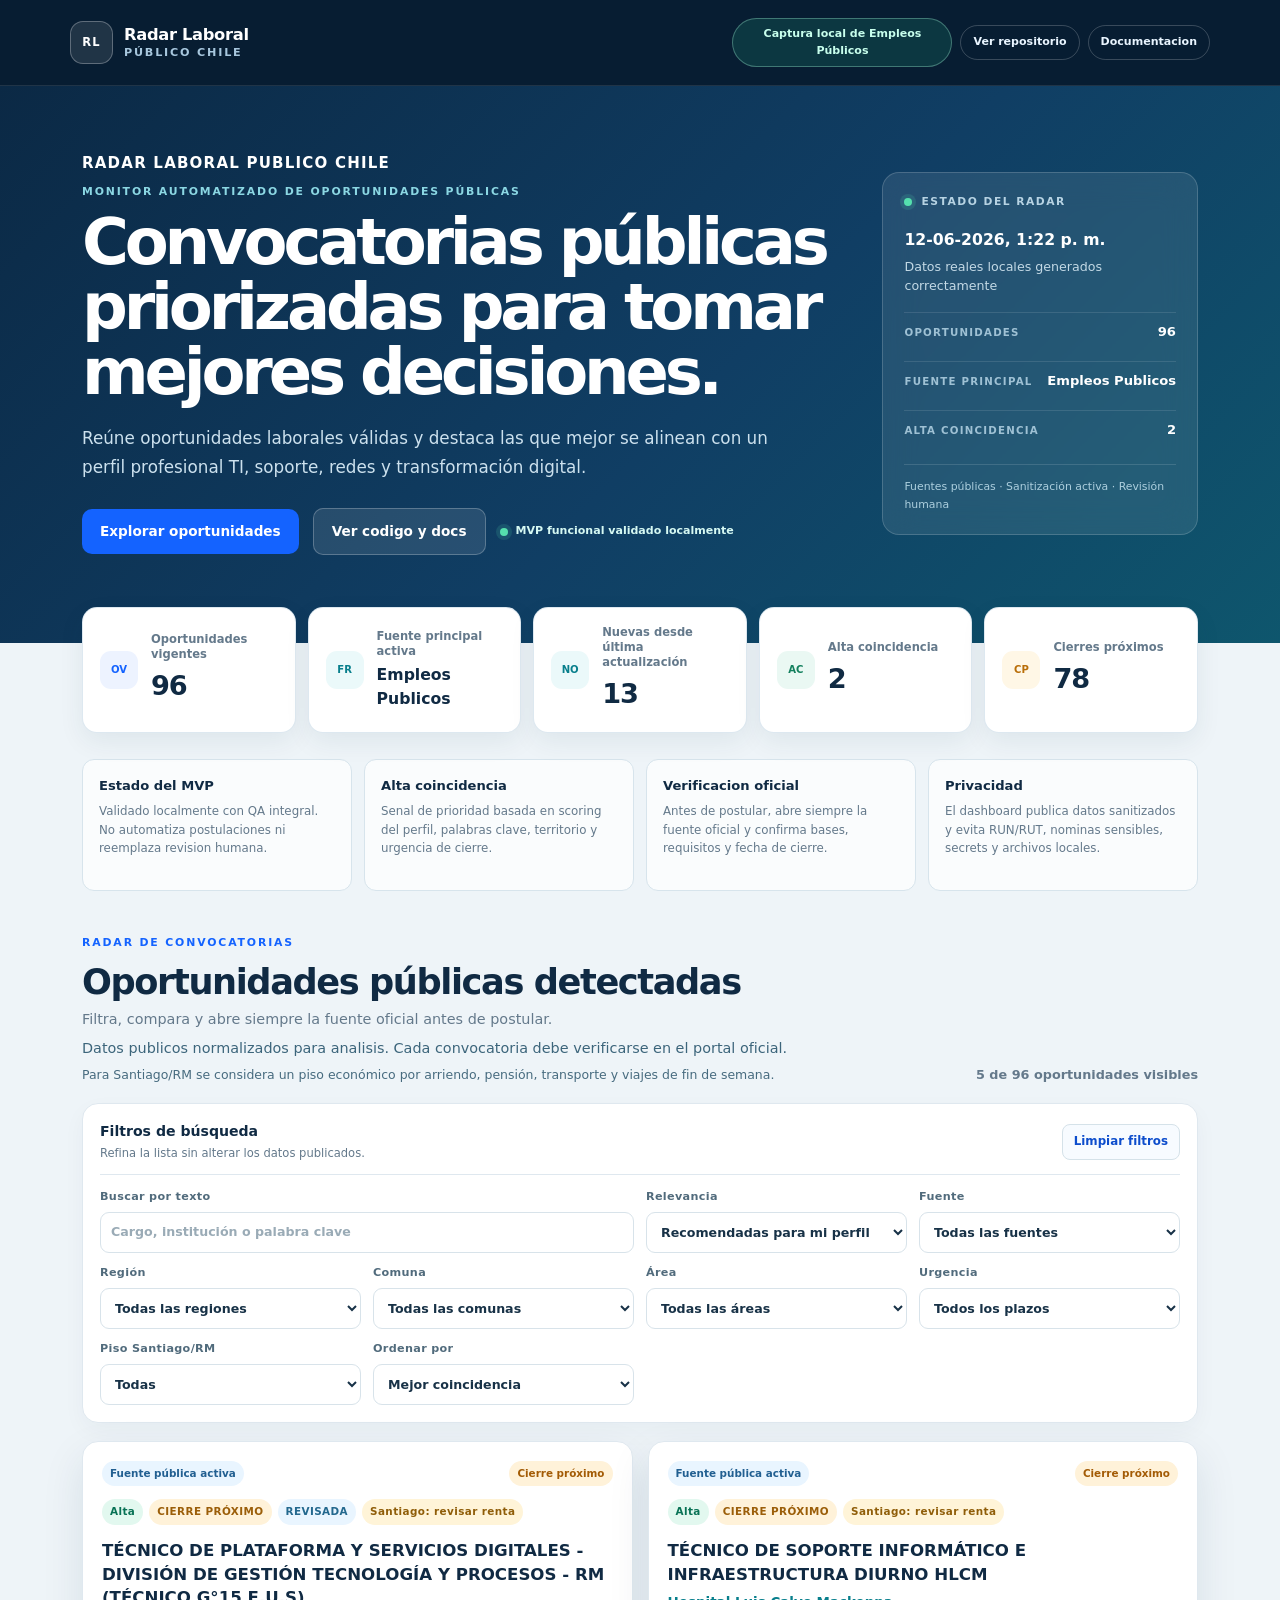
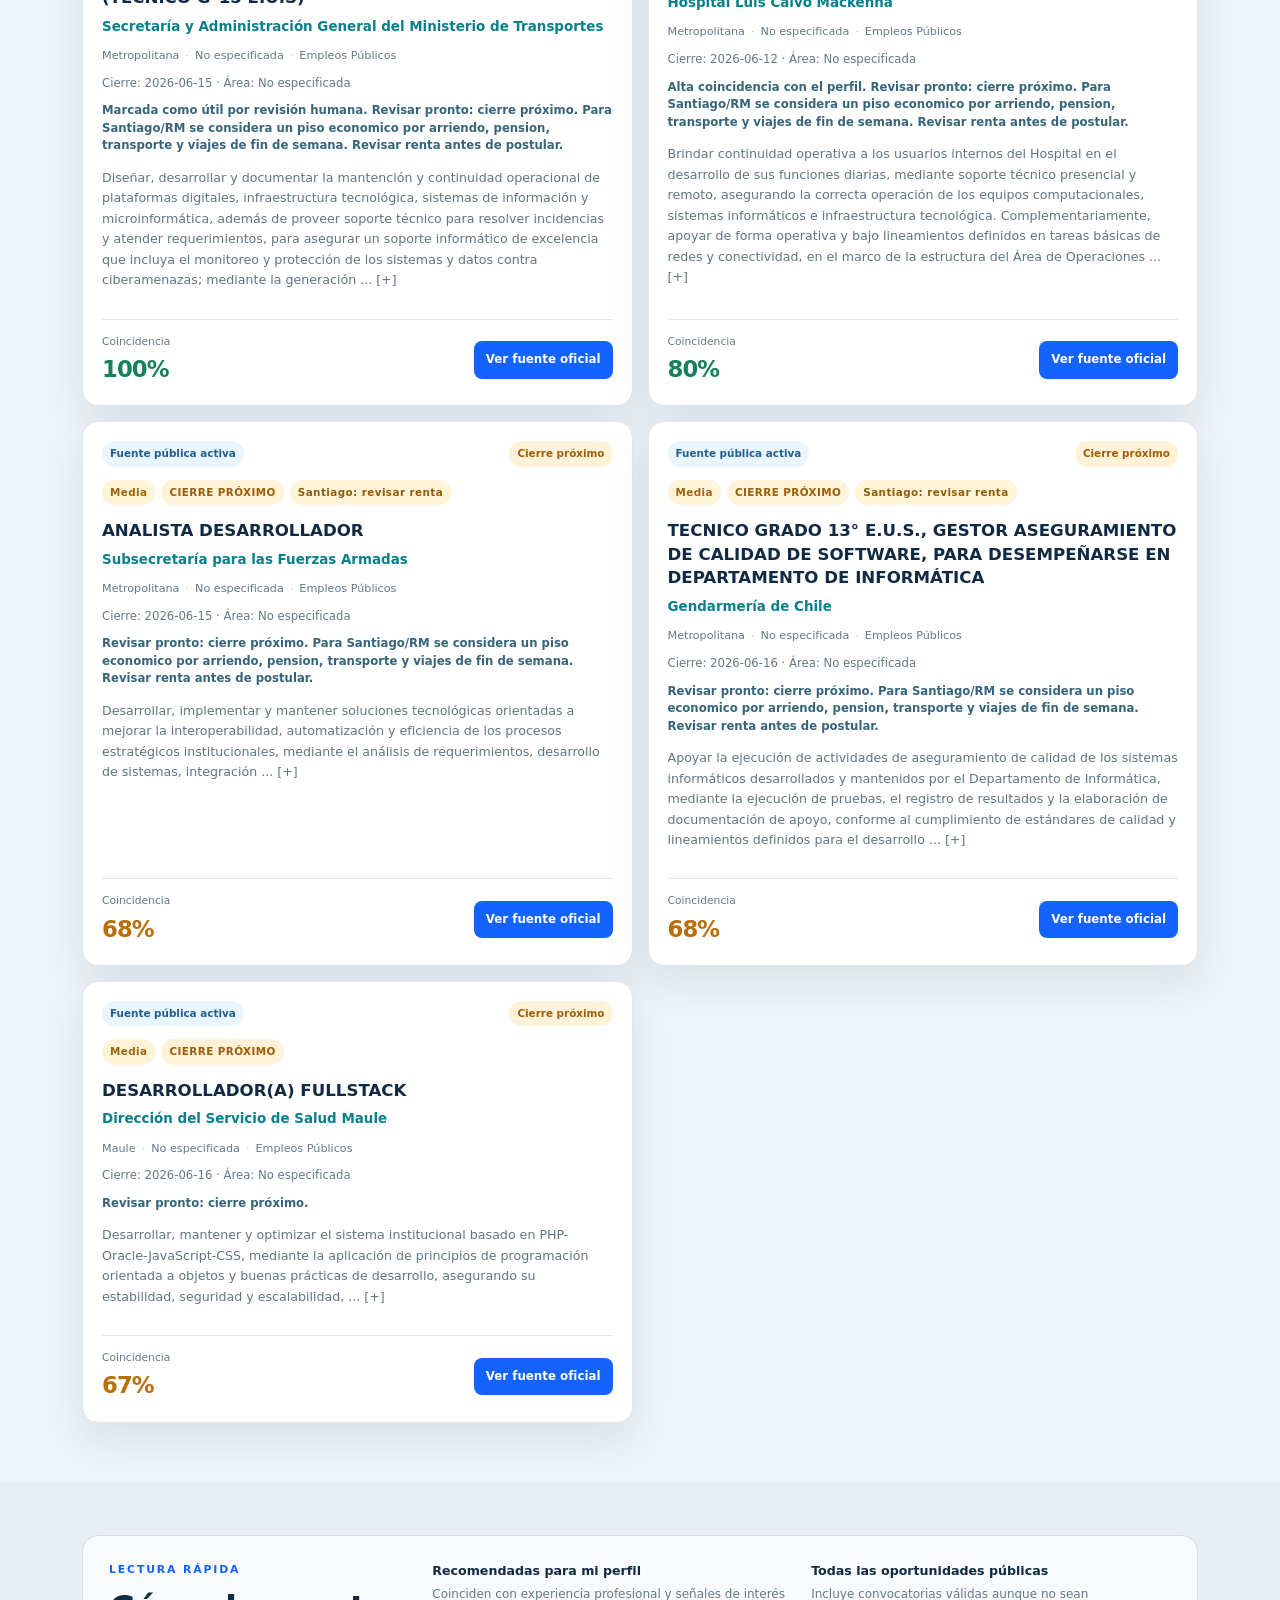
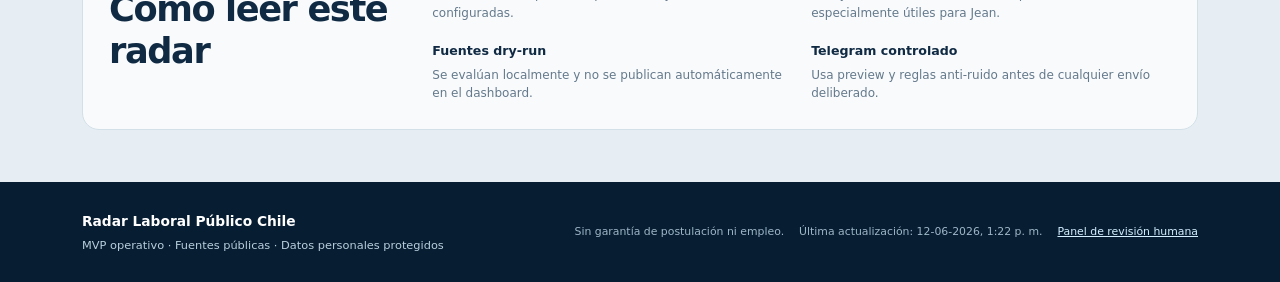
<file: public/index.html>
<!DOCTYPE html>
<html lang="es">
  <head>
    <meta charset="UTF-8" />
    <meta name="viewport" content="width=device-width, initial-scale=1.0" />
    <meta
      name="description"
      content="Monitor automatizado de oportunidades laborales del sector público en Chile."
    />
    <title>Radar Laboral Público Chile</title>
    <link
      href="https://cdn.jsdelivr.net/npm/bootstrap@5.3.3/dist/css/bootstrap.min.css"
      rel="stylesheet"
      integrity="sha384-QWTKZyjpPEjISv5WaRU9OFeRpok6YctnYmDr5pNlyT2bRjXh0JMhjY6hW+ALEwIH"
      crossorigin="anonymous"
    />
    <link rel="stylesheet" href="assets/styles.css" />
  </head>
  <body>
    <header class="site-header">
      <nav class="container-xl navbar navbar-expand py-3" aria-label="Navegación principal">
        <a class="navbar-brand brand" href="index.html" aria-label="Radar Laboral Público Chile">
          <span class="brand-mark" aria-hidden="true">RL</span>
          <span>
            <strong>Radar Laboral</strong>
            <small>Público Chile</small>
          </span>
        </a>
        <div class="ms-auto d-flex align-items-center gap-2">
          <span class="prototype-badge">Datos de ejemplo / prototipo</span>
          <a
            class="header-link d-none d-md-inline-flex"
            href="https://github.com/jeannorambuena/bot_empleos_publicos"
            target="_blank"
            rel="noopener noreferrer"
          >
            Ver repositorio
          </a>
          <a
            class="header-link d-none d-lg-inline-flex"
            href="https://github.com/jeannorambuena/bot_empleos_publicos/tree/main/docs"
            target="_blank"
            rel="noopener noreferrer"
          >
            Documentacion
          </a>
        </div>
      </nav>
    </header>

    <main>
      <section class="hero-section">
        <div class="container-xl">
          <div class="hero-grid">
            <div class="hero-content">
              <p class="portfolio-title">Radar Laboral Publico Chile</p>
              <p class="eyebrow">Monitor automatizado de oportunidades públicas</p>
              <h1>Convocatorias públicas priorizadas para tomar mejores decisiones.</h1>
              <p class="hero-copy">
                Reúne oportunidades laborales válidas y destaca las que mejor se alinean
                con un perfil profesional TI, soporte, redes y transformación digital.
              </p>
              <div class="hero-actions">
                <a class="hero-button" href="#oportunidades">Explorar oportunidades</a>
                <a
                  class="hero-button hero-button-secondary"
                  href="https://github.com/jeannorambuena/bot_empleos_publicos"
                  target="_blank"
                  rel="noopener noreferrer"
                >
                  Ver codigo y docs
                </a>
                <span class="mvp-status"><span aria-hidden="true"></span>MVP funcional validado localmente</span>
              </div>
            </div>
            <aside class="update-panel" aria-label="Estado de actualización">
              <div class="update-panel-heading">
                <span class="live-dot" aria-hidden="true"></span>
                <p>Estado del radar</p>
              </div>
              <strong id="last-updated">Cargando actualización...</strong>
              <p id="run-status">Consultando estado del radar</p>
              <dl class="update-facts">
                <div>
                  <dt>Oportunidades</dt>
                  <dd id="hero-opportunities">--</dd>
                </div>
                <div>
                  <dt>Fuente principal</dt>
                  <dd id="hero-main-source">Empleos Publicos</dd>
                </div>
                <div>
                  <dt>Alta coincidencia</dt>
                  <dd id="hero-high-match">--</dd>
                </div>
              </dl>
              <div class="update-note">Fuentes públicas · Sanitización activa · Revisión humana</div>
            </aside>
          </div>
        </div>
      </section>

      <section class="container-xl metrics-section" aria-label="Resumen del radar">
        <div class="metrics-grid">
          <article class="metric-card">
            <span class="metric-icon metric-icon-primary" aria-hidden="true">OV</span>
            <div>
              <p>Oportunidades vigentes</p>
              <strong id="active-opportunities">--</strong>
            </div>
          </article>
          <article class="metric-card">
            <span class="metric-icon" aria-hidden="true">FR</span>
            <div>
              <p>Fuente principal activa</p>
              <strong id="main-source">--</strong>
            </div>
          </article>
          <article class="metric-card">
            <span class="metric-icon" aria-hidden="true">NO</span>
            <div>
              <p id="new-opportunities-label">Nuevas oportunidades</p>
              <strong id="new-opportunities">--</strong>
            </div>
          </article>
          <article class="metric-card">
            <span class="metric-icon metric-icon-success" aria-hidden="true">AC</span>
            <div>
              <p>Alta coincidencia</p>
              <strong id="high-match">--</strong>
            </div>
          </article>
          <article class="metric-card">
            <span class="metric-icon metric-icon-warning" aria-hidden="true">CP</span>
            <div>
              <p>Cierres próximos</p>
              <strong id="closing-soon">--</strong>
            </div>
          </article>
        </div>
      </section>

      <section class="container-xl trust-section" aria-label="Alcance y controles del MVP">
        <div class="trust-grid">
          <article>
            <strong>Estado del MVP</strong>
            <p>Validado localmente con QA integral. No automatiza postulaciones ni reemplaza revision humana.</p>
          </article>
          <article>
            <strong>Alta coincidencia</strong>
            <p>Senal de prioridad basada en scoring del perfil, palabras clave, territorio y urgencia de cierre.</p>
          </article>
          <article>
            <strong>Verificacion oficial</strong>
            <p>Antes de postular, abre siempre la fuente oficial y confirma bases, requisitos y fecha de cierre.</p>
          </article>
          <article>
            <strong>Privacidad</strong>
            <p>El dashboard publica datos sanitizados y evita RUN/RUT, nominas sensibles, secrets y archivos locales.</p>
          </article>
        </div>
      </section>

      <section class="container-xl dashboard-section" id="oportunidades">
        <div class="section-heading">
          <div>
            <p class="eyebrow">Radar de convocatorias</p>
            <h2>Oportunidades públicas detectadas</h2>
            <p class="section-copy">Filtra, compara y abre siempre la fuente oficial antes de postular.</p>
            <p class="section-copy portfolio-copy">
              Datos publicos normalizados para analisis. Cada convocatoria debe verificarse en el portal oficial.
            </p>
            <p class="section-copy economic-copy">
              Para Santiago/RM se considera un piso económico por arriendo, pensión, transporte y viajes de fin de semana.
            </p>
          </div>
          <p class="results-count" id="results-count">Cargando oportunidades...</p>
        </div>

        <form class="filters" id="filters-form">
          <div class="filter-heading">
            <div>
              <strong>Filtros de búsqueda</strong>
              <span>Refina la lista sin alterar los datos publicados.</span>
            </div>
            <button class="reset-button" id="reset-filters" type="button">Limpiar filtros</button>
          </div>
          <div class="filter-grid">
            <label class="filter-wide">
              Buscar por texto
              <input id="text-filter" type="search" placeholder="Cargo, institución o palabra clave" autocomplete="off" />
            </label>
            <label>
              Relevancia
              <select id="relevance-filter">
                <option value="relevant" selected>Recomendadas para mi perfil</option>
                <option value="Alta">Alta</option>
                <option value="Media">Media o superior</option>
                <option value="Baja">Baja o superior</option>
                <option value="discarded">Descartadas</option>
                <option value="all">Todas las oportunidades públicas</option>
              </select>
            </label>
            <label>
              Fuente
              <select id="source-filter">
                <option value="">Todas las fuentes</option>
              </select>
            </label>
            <label>
              Región
              <select id="region-filter">
                <option value="">Todas las regiones</option>
              </select>
            </label>
            <label>
              Comuna
              <select id="commune-filter">
                <option value="">Todas las comunas</option>
              </select>
            </label>
            <label>
              Área
              <select id="area-filter">
                <option value="">Todas las áreas</option>
              </select>
            </label>
            <label>
              Urgencia
              <select id="urgency-filter">
                <option value="">Todos los plazos</option>
                <option value="proximo">Cierre próximo</option>
                <option value="normal">Plazo normal</option>
              </select>
            </label>
            <label>
              Piso Santiago/RM
              <select id="economic-filter">
                <option value="">Todas</option>
                <option value="meets">Cumple piso económico</option>
                <option value="review">Revisar renta</option>
                <option value="low">Bajo piso económico</option>
              </select>
            </label>
            <label>
              Ordenar por
              <select id="sort-filter">
                <option value="priority">Mejor coincidencia</option>
                <option value="closing">Cierre más cercano</option>
                <option value="newest">Más recientes</option>
              </select>
            </label>
          </div>
        </form>

        <div class="opportunities-grid" id="opportunities-list" aria-live="polite"></div>
      </section>

      <section class="guide-section">
        <div class="container-xl">
          <div class="guide-card">
            <div>
              <p class="eyebrow">Lectura rápida</p>
              <h2>Cómo leer este radar</h2>
            </div>
            <div class="guide-grid">
              <article>
                <strong>Recomendadas para mi perfil</strong>
                <p>Coinciden con experiencia profesional y señales de interés configuradas.</p>
              </article>
              <article>
                <strong>Todas las oportunidades públicas</strong>
                <p>Incluye convocatorias válidas aunque no sean especialmente útiles para Jean.</p>
              </article>
              <article>
                <strong>Fuentes dry-run</strong>
                <p>Se evalúan localmente y no se publican automáticamente en el dashboard.</p>
              </article>
              <article>
                <strong>Telegram controlado</strong>
                <p>Usa preview y reglas anti-ruido antes de cualquier envío deliberado.</p>
              </article>
            </div>
          </div>
        </div>
      </section>
    </main>

    <footer class="site-footer">
      <div class="container-xl footer-content">
        <div>
          <strong>Radar Laboral Público Chile</strong>
          <p>MVP operativo · Fuentes públicas · Datos personales protegidos</p>
        </div>
        <div class="footer-meta">
          <span>Sin garantía de postulación ni empleo.</span>
          <span id="footer-last-updated">Actualización en curso</span>
          <a href="review.html">Panel de revisión humana</a>
        </div>
      </div>
    </footer>

    <template id="opportunity-template">
      <article class="opportunity-card">
        <div class="card-topline">
          <span class="source-kind-badge"></span>
          <span class="urgency-tag"></span>
        </div>
        <div class="operational-badges" aria-label="Etiquetas operativas"></div>
        <h3 class="opportunity-title"></h3>
        <p class="institution"></p>
        <div class="card-meta">
          <span class="region"></span>
          <span class="commune"></span>
          <span class="source"></span>
        </div>
        <p class="operational-meta"></p>
        <p class="match-explanation"></p>
        <p class="description"></p>
        <div class="tags"></div>
        <p class="demo-note" hidden>
          Esta oportunidad es de ejemplo. Los enlaces reales se activarán cuando el scraper esté conectado.
        </p>
        <div class="card-footer">
          <div class="score-block">
            <span>Coincidencia</span>
            <strong class="score-value"></strong>
          </div>
          <a class="primary-button" target="_blank" rel="noopener noreferrer">Ver fuente oficial</a>
        </div>
      </article>
    </template>

    <script src="assets/app.js"></script>
  </body>
</html>
</file>
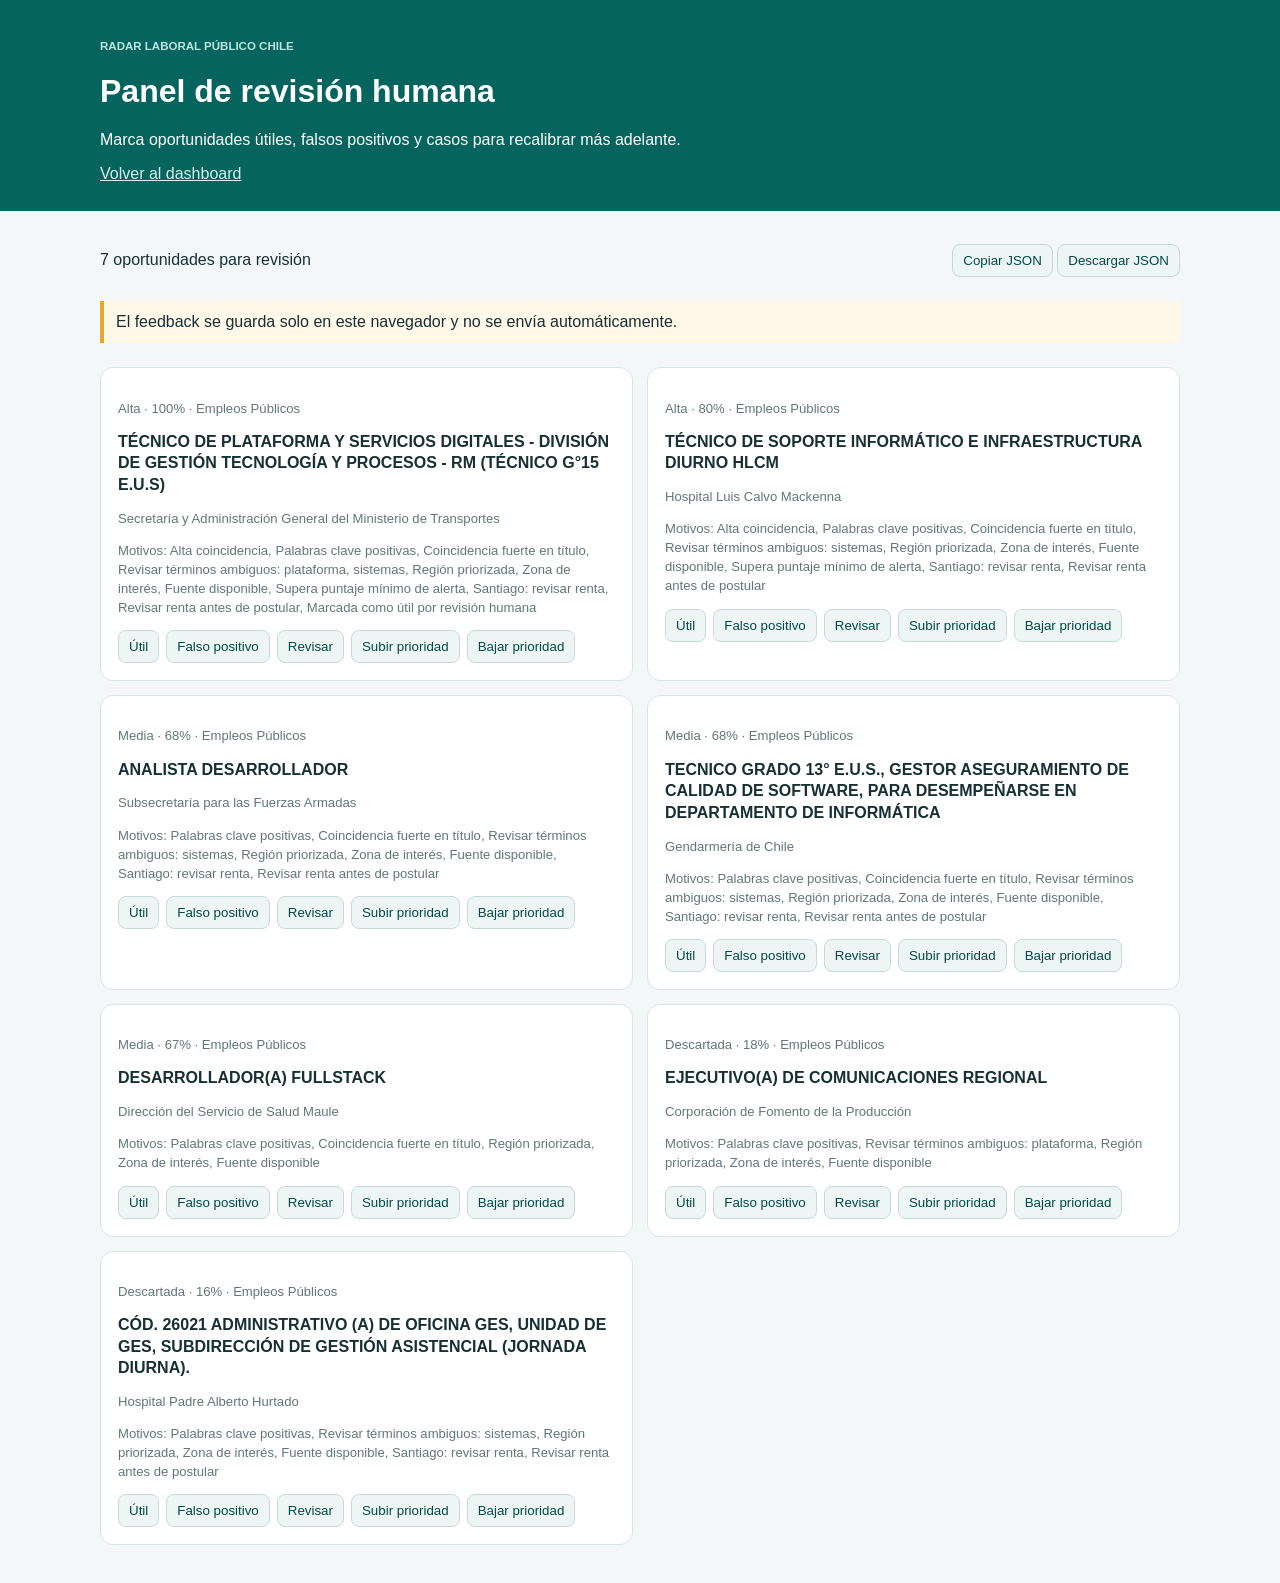
<file: public/review.html>
<!DOCTYPE html>
<html lang="es">
  <head>
    <meta charset="UTF-8" />
    <meta name="viewport" content="width=device-width, initial-scale=1.0" />
    <title>Panel de revisión humana | Radar Laboral Público Chile</title>
    <link rel="stylesheet" href="assets/review.css" />
  </head>
  <body>
    <header>
      <div class="container">
        <p class="eyebrow">Radar Laboral Público Chile</p>
        <h1>Panel de revisión humana</h1>
        <p>Marca oportunidades útiles, falsos positivos y casos para recalibrar más adelante.</p>
        <a href="index.html">Volver al dashboard</a>
      </div>
    </header>
    <main class="container">
      <section class="toolbar">
        <p id="review-count">Cargando oportunidades...</p>
        <div>
          <button id="copy-feedback" type="button">Copiar JSON</button>
          <button id="download-feedback" type="button">Descargar JSON</button>
        </div>
      </section>
      <p class="notice">El feedback se guarda solo en este navegador y no se envía automáticamente.</p>
      <section id="review-list" class="review-grid" aria-live="polite"></section>
    </main>
    <script src="assets/review.js"></script>
  </body>
</html>
</file>
<file: public/assets/styles.css>
:root {
  color-scheme: light;
  --navy: #102a43;
  --navy-deep: #071d32;
  --blue: #1463ff;
  --blue-dark: #0d4dcc;
  --teal: #087f8c;
  --green: #14805e;
  --amber: #b96e08;
  --red: #b44545;
  --ink: #183247;
  --muted: #64798b;
  --line: #dfe8ef;
  --surface: #ffffff;
  --surface-soft: #f5f8fb;
  --background: #eef4f8;
  --shadow: 0 16px 42px rgba(19, 52, 77, 0.1);
  font-family: Inter, "Segoe UI", Arial, sans-serif;
}

* { box-sizing: border-box; }
html { scroll-behavior: smooth; }
body { min-width: 320px; margin: 0; color: var(--ink); background: var(--background); }
h1, h2, h3, p { margin-top: 0; }
a { color: inherit; }

.site-header { color: #fff; background: var(--navy-deep); border-bottom: 1px solid rgba(255, 255, 255, 0.1); }
.brand { display: inline-flex; align-items: center; gap: 11px; color: #fff; text-decoration: none; }
.brand:hover { color: #fff; }
.brand span:last-child { display: grid; line-height: 1; }
.brand strong { font-size: 1.02rem; letter-spacing: -0.02em; }
.brand small { margin-top: 4px; color: #a7c7de; font-size: 0.7rem; font-weight: 700; letter-spacing: 0.16em; text-transform: uppercase; }
.brand-mark { display: grid; width: 43px; height: 43px; place-items: center; border: 1px solid rgba(255,255,255,.28); border-radius: 13px; background: rgba(255,255,255,.1); font-size: .72rem; font-weight: 900; letter-spacing: .1em; }
.prototype-badge, .header-link, .mvp-status { border-radius: 999px; font-size: .69rem; font-weight: 800; }
.prototype-badge { max-width: 220px; padding: 7px 10px; color: #cbe6ff; border: 1px solid rgba(181,218,255,.27); background: rgba(56,130,203,.16); text-align: center; }
.prototype-badge.real-data { color: #c8ffed; border-color: rgba(173,255,227,.32); background: rgba(41,177,135,.18); }
.header-link { padding: 8px 12px; color: #e9f5ff; border: 1px solid rgba(255,255,255,.2); text-decoration: none; transition: .18s ease; }
.header-link:hover { color: #fff; background: rgba(255,255,255,.1); }

.hero-section { color: #fff; background: linear-gradient(135deg, #0b2945 0%, #103e64 55%, #0d6673 130%); }
.hero-grid { display: grid; grid-template-columns: minmax(0, 1.55fr) minmax(280px, .65fr); gap: 48px; align-items: center; padding: 66px 0 88px; }
.portfolio-title { margin-bottom: 9px; color: #fff; font-size: .94rem; font-weight: 900; letter-spacing: .08em; text-transform: uppercase; }
.eyebrow { margin-bottom: 10px; color: var(--blue); font-size: .68rem; font-weight: 900; letter-spacing: .17em; text-transform: uppercase; }
.hero-section .eyebrow { color: #8bd7e3; }
.hero-content h1 { max-width: 760px; margin-bottom: 18px; font-size: clamp(2.25rem, 5vw, 4.6rem); font-weight: 800; letter-spacing: -.065em; line-height: 1.02; }
.hero-copy { max-width: 690px; margin-bottom: 26px; color: #cce1ee; font-size: 1.05rem; line-height: 1.75; }
.hero-actions { display: flex; flex-wrap: wrap; gap: 14px; align-items: center; }
.hero-button { padding: 12px 18px; border-radius: 10px; color: #fff; background: var(--blue); font-size: .85rem; font-weight: 800; text-decoration: none; transition: .18s ease; }
.hero-button:hover { color: #fff; background: #367aff; transform: translateY(-1px); }
.hero-button-secondary { border: 1px solid rgba(255,255,255,.24); background: rgba(255,255,255,.1); }
.hero-button-secondary:hover { background: rgba(255,255,255,.18); }
.mvp-status { display: inline-flex; gap: 8px; align-items: center; color: #d6f9f3; }
.mvp-status span, .live-dot { width: 8px; height: 8px; border-radius: 50%; background: #55e0ae; box-shadow: 0 0 0 4px rgba(85,224,174,.14); }
.update-panel { padding: 21px; border: 1px solid rgba(255,255,255,.17); border-radius: 17px; background: rgba(255,255,255,.09); backdrop-filter: blur(16px); }
.update-panel-heading { display: flex; gap: 9px; align-items: center; margin-bottom: 18px; }
.update-panel-heading p { margin: 0; color: #b7d3e3; font-size: .67rem; font-weight: 900; letter-spacing: .14em; text-transform: uppercase; }
.update-panel strong { display: block; margin-bottom: 7px; font-size: .98rem; }
.update-panel > p { margin-bottom: 16px; color: #c3d9e5; font-size: .79rem; line-height: 1.5; }
.update-facts { display: grid; gap: 10px; margin: 0 0 16px; }
.update-facts div { display: flex; gap: 12px; align-items: baseline; justify-content: space-between; padding: 9px 0; border-top: 1px solid rgba(255,255,255,.11); }
.update-facts dt { color: #9fc1d4; font-size: .64rem; font-weight: 900; letter-spacing: .12em; text-transform: uppercase; }
.update-facts dd { margin: 0; color: #fff; font-size: .82rem; font-weight: 850; text-align: right; }
.update-note { padding-top: 13px; color: #aed0df; border-top: 1px solid rgba(255,255,255,.13); font-size: .68rem; line-height: 1.6; }

.metrics-section { margin-top: -36px; position: relative; z-index: 2; }
.metrics-grid { display: grid; grid-template-columns: repeat(5, minmax(0, 1fr)); gap: 12px; }
.metric-card { display: flex; gap: 13px; align-items: center; min-height: 104px; padding: 17px; border: 1px solid rgba(218,230,239,.9); border-radius: 15px; background: var(--surface); box-shadow: 0 9px 26px rgba(19,52,77,.07); }
.metric-card p { margin-bottom: 4px; color: var(--muted); font-size: .72rem; font-weight: 700; line-height: 1.3; }
.metric-card strong { color: var(--navy); font-size: 1.7rem; letter-spacing: -.04em; }
#main-source { font-size: .98rem; letter-spacing: 0; line-height: 1.2; }
.metric-icon { display: grid; width: 38px; height: 38px; flex: 0 0 auto; place-items: center; border-radius: 11px; color: var(--teal); background: #ebf9fa; font-size: .63rem; font-weight: 900; }
.metric-icon-primary { color: var(--blue); background: #edf3ff; }
.metric-icon-success { color: var(--green); background: #eaf8f3; }
.metric-icon-warning { color: var(--amber); background: #fff7e6; }

.trust-section { padding-top: 26px; }
.trust-grid { display: grid; grid-template-columns: repeat(4, minmax(0, 1fr)); gap: 12px; }
.trust-grid article { min-height: 132px; padding: 16px; border: 1px solid #d7e4ec; border-radius: 12px; background: rgba(255,255,255,.72); }
.trust-grid strong { display: block; margin-bottom: 7px; color: var(--navy); font-size: .82rem; }
.trust-grid p { margin: 0; color: var(--muted); font-size: .74rem; line-height: 1.55; }
.dashboard-section { padding-top: 44px; }
.section-heading { display: flex; gap: 20px; align-items: end; justify-content: space-between; margin-bottom: 18px; }
.section-heading h2, .guide-card h2 { margin-bottom: 6px; color: var(--navy); font-size: clamp(1.65rem, 3vw, 2.2rem); font-weight: 800; letter-spacing: -.04em; }
.section-copy { margin-bottom: 0; color: var(--muted); font-size: .9rem; }
.portfolio-copy { max-width: 820px; margin-top: 7px; color: #3c657b; }
.economic-copy { max-width: 760px; margin-top: 7px; color: #476b7f; font-size: .78rem; }
.results-count { margin-bottom: 1px; color: var(--muted); font-size: .8rem; font-weight: 700; white-space: nowrap; }

.filters { padding: 17px; border: 1px solid var(--line); border-radius: 16px; background: var(--surface); box-shadow: 0 8px 22px rgba(19,52,77,.04); }
.filter-heading { display: flex; gap: 16px; align-items: center; justify-content: space-between; margin-bottom: 14px; padding-bottom: 12px; border-bottom: 1px solid var(--line); }
.filter-heading strong { display: block; color: var(--navy); font-size: .88rem; }
.filter-heading span { display: block; margin-top: 3px; color: var(--muted); font-size: .72rem; }
.filter-grid { display: grid; grid-template-columns: repeat(4, minmax(0, 1fr)); gap: 12px; }
.filter-wide { grid-column: span 2; }
label { color: #516b7c; font-size: .7rem; font-weight: 850; letter-spacing: .03em; }
select, input { width: 100%; min-height: 41px; margin-top: 6px; padding: 9px 10px; border: 1px solid #d8e3ea; border-radius: 9px; color: var(--ink); background: #fff; font: inherit; font-size: .79rem; outline: none; transition: .16s ease; }
select:focus, input:focus { border-color: #72a6ff; box-shadow: 0 0 0 3px rgba(20,99,255,.11); }
input::placeholder { color: #9aabb6; }
.reset-button { padding: 8px 11px; border: 1px solid #d5e2e9; border-radius: 8px; color: var(--blue-dark); background: #f7fbff; font-size: .74rem; font-weight: 850; transition: .16s ease; }
.reset-button:hover { background: #edf5ff; }

.opportunities-grid { display: grid; grid-template-columns: repeat(2, minmax(0, 1fr)); gap: 15px; padding: 18px 0 60px; }
.opportunity-card { display: flex; min-height: 370px; flex-direction: column; padding: 19px; border: 1px solid var(--line); border-radius: 16px; background: var(--surface); box-shadow: var(--shadow); transition: .18s ease; }
.opportunity-card:hover { border-color: #c7d8e3; transform: translateY(-2px); box-shadow: 0 20px 46px rgba(19,52,77,.13); }
.card-topline, .card-footer { display: flex; gap: 12px; align-items: center; justify-content: space-between; }
.source-kind-badge, .urgency-tag, .feedback-badge, .operational-badge, .tags span { border-radius: 999px; font-size: .65rem; font-weight: 850; }
.source-kind-badge { padding: 5px 8px; color: #215f91; background: #e9f5ff; }
.source-kind-badge.controlled { color: #087255; background: #e2f8ef; }
.source-kind-badge.local-priority { color: #7a4e08; background: #fff3cf; }
.urgency-tag { padding: 5px 8px; color: #a35b05; background: #fff2d9; }
.urgency-tag.normal { color: #718393; background: #f1f5f7; }
.operational-badges, .tags, .card-meta { display: flex; flex-wrap: wrap; gap: 6px; }
.operational-badges { min-height: 22px; margin-top: 13px; }
.operational-badge { padding: 5px 8px; color: #496a7d; background: #edf4f7; letter-spacing: .04em; }
.operational-badge.new { color: #94600e; background: #fff2cf; }
.operational-badge.high { color: #087255; background: #e2f8ef; }
.operational-badge.medium { color: #9a650d; background: #fff4d8; }
.operational-badge.low { color: #ad563f; background: #ffebe5; }
.operational-badge.discarded, .operational-badge.false-positive { color: #995252; background: #ffebeb; }
.operational-badge.closing, .operational-badge.review { color: #9b5e09; background: #fff2d9; }
.operational-badge.reviewed { color: #23688e; background: #e9f5ff; }
.operational-badge.economic-ok { color: #087255; background: #e2f8ef; }
.operational-badge.economic-review { color: #8f5d08; background: #fff4d8; }
.operational-badge.economic-low { color: #995252; background: #ffebeb; }
.opportunity-title { margin: 14px 0 7px; color: var(--navy); font-size: 1.04rem; font-weight: 800; line-height: 1.42; }
.institution { margin-bottom: 11px; color: var(--teal); font-size: .84rem; font-weight: 800; }
.card-meta span { color: var(--muted); font-size: .7rem; }
.card-meta span:not(:last-child)::after { margin-left: 6px; color: #b5c3cc; content: "·"; }
.operational-meta, .match-explanation { margin: 10px 0 0; font-size: .73rem; line-height: 1.5; }
.operational-meta { color: var(--muted); }
.match-explanation { color: #35647b; font-weight: 700; }
.description { margin: 13px 0; color: #5f7585; font-size: .79rem; line-height: 1.62; }
.tags { margin-bottom: 15px; }
.tags span { padding: 5px 7px; color: #42687b; background: #f0f6f8; }
.demo-note { margin: 0 0 14px; padding: 9px 10px; border-left: 3px solid #d08b1c; color: #8b5b10; background: #fff8e9; font-size: .72rem; line-height: 1.45; }
.card-footer { margin-top: auto; padding-top: 14px; border-top: 1px solid var(--line); }
.score-block span { display: block; margin-bottom: 2px; color: var(--muted); font-size: .67rem; }
.score-value { color: var(--green); font-size: 1.42rem; letter-spacing: -.04em; }
.score-value.medium { color: var(--amber); }
.score-value.low { color: #b75b42; }
.score-value.discarded { color: #82929d; }
.primary-button { padding: 10px 12px; border-radius: 8px; color: #fff; background: var(--blue); font-size: .74rem; font-weight: 850; text-decoration: none; transition: .16s ease; white-space: nowrap; }
.primary-button:hover { color: #fff; background: var(--blue-dark); }
.primary-button.disabled { color: #71818b; background: #e8eef1; cursor: not-allowed; }
.empty-state { grid-column: 1 / -1; padding: 52px 22px; border: 1px dashed #c5d5df; border-radius: 16px; background: var(--surface); text-align: center; }
.empty-state strong { display: block; margin-bottom: 7px; color: var(--navy); font-size: 1rem; }
.empty-state span { color: var(--muted); font-size: .83rem; }

.guide-section { padding: 52px 0; background: #e6eef4; }
.guide-card { display: grid; grid-template-columns: minmax(190px, .7fr) minmax(0, 1.8fr); gap: 36px; padding: 26px; border: 1px solid #d3e0e8; border-radius: 17px; background: rgba(255,255,255,.72); }
.guide-grid { display: grid; grid-template-columns: repeat(2, minmax(0, 1fr)); gap: 19px; }
.guide-grid strong { display: block; margin-bottom: 5px; color: var(--navy); font-size: .79rem; }
.guide-grid p { margin-bottom: 0; color: var(--muted); font-size: .75rem; line-height: 1.55; }
.site-footer { color: #b9cfdd; background: var(--navy-deep); }
.footer-content { display: flex; gap: 22px; align-items: center; justify-content: space-between; min-height: 100px; padding-top: 18px; padding-bottom: 18px; }
.footer-content strong { color: #fff; font-size: .86rem; }
.footer-content p { margin: 4px 0 0; font-size: .71rem; }
.footer-meta { display: flex; flex-wrap: wrap; gap: 7px 15px; justify-content: flex-end; color: #9eb7c7; font-size: .68rem; }
.footer-meta a { color: #d4efff; }

@media (max-width: 992px) {
  .hero-grid { grid-template-columns: 1fr; gap: 22px; padding: 52px 0 70px; }
  .update-panel { max-width: 620px; }
  .metrics-grid { grid-template-columns: repeat(3, minmax(0, 1fr)); }
  .trust-grid { grid-template-columns: repeat(2, minmax(0, 1fr)); }
  .filter-grid { grid-template-columns: repeat(3, minmax(0, 1fr)); }
  .guide-card { grid-template-columns: 1fr; gap: 16px; }
}

@media (max-width: 700px) {
  .hero-content h1 { font-size: clamp(2.15rem, 12vw, 3.25rem); }
  .hero-grid { padding: 42px 0 64px; }
  .metrics-grid { grid-template-columns: repeat(2, minmax(0, 1fr)); }
  .trust-grid { grid-template-columns: 1fr; }
  .metric-card { min-height: 90px; padding: 13px; }
  .filter-grid, .guide-grid, .opportunities-grid { grid-template-columns: 1fr; }
  .filter-wide { grid-column: span 1; }
  .section-heading, .footer-content { align-items: flex-start; flex-direction: column; }
  .results-count { white-space: normal; }
  .footer-meta { justify-content: flex-start; }
}

@media print {
  body { background: #fff; }
  .site-header, .hero-actions, .filters, .guide-section, .site-footer { display: none !important; }
  .hero-section { color: #000; background: #fff; }
  .hero-grid { display: block; padding: 20px 0; }
  .hero-copy, .hero-section .eyebrow { color: #444; }
  .update-panel { margin-top: 16px; color: #000; border-color: #ccc; background: #fff; }
  .metrics-section { margin-top: 0; }
  .metrics-grid { grid-template-columns: repeat(5, 1fr); }
  .metric-card, .opportunity-card { break-inside: avoid; box-shadow: none; }
  .dashboard-section { padding-top: 28px; }
  .opportunities-grid { gap: 10px; }
}
</file>
<file: public/assets/review.css>
:root { font-family: Inter, "Segoe UI", Arial, sans-serif; color: #163034; background: #f3f7f8; }
* { box-sizing: border-box; }
body { margin: 0; }
.container { width: min(1080px, calc(100% - 32px)); margin: 0 auto; }
header { padding: 28px 0; color: #fff; background: #05645d; }
header p { max-width: 760px; }
header a { color: #d7f1ef; }
.eyebrow { margin-bottom: 4px; color: #bce6e2; font-size: .72rem; font-weight: 800; text-transform: uppercase; }
.toolbar { display: flex; align-items: center; justify-content: space-between; gap: 14px; padding-top: 24px; }
.notice { padding: 12px; border-left: 4px solid #e7a72f; background: #fff8e8; }
.review-grid { display: grid; grid-template-columns: repeat(2, minmax(0, 1fr)); gap: 14px; padding: 8px 0 38px; }
.review-card { padding: 17px; border: 1px solid #d9e4e5; border-radius: 13px; background: #fff; }
.review-card h2 { font-size: 1rem; line-height: 1.35; }
.meta, .institution, .reasons { color: #60777a; font-size: .82rem; line-height: 1.45; }
.actions { display: flex; flex-wrap: wrap; gap: 7px; }
button { padding: 8px 10px; border: 1px solid #c7d8d9; border-radius: 8px; color: #034a46; background: #eef6f5; cursor: pointer; }
button.selected { color: #fff; border-color: #05645d; background: #05645d; }
@media (max-width: 720px) { .review-grid { grid-template-columns: 1fr; } .toolbar { align-items: flex-start; flex-direction: column; } }
</file>
